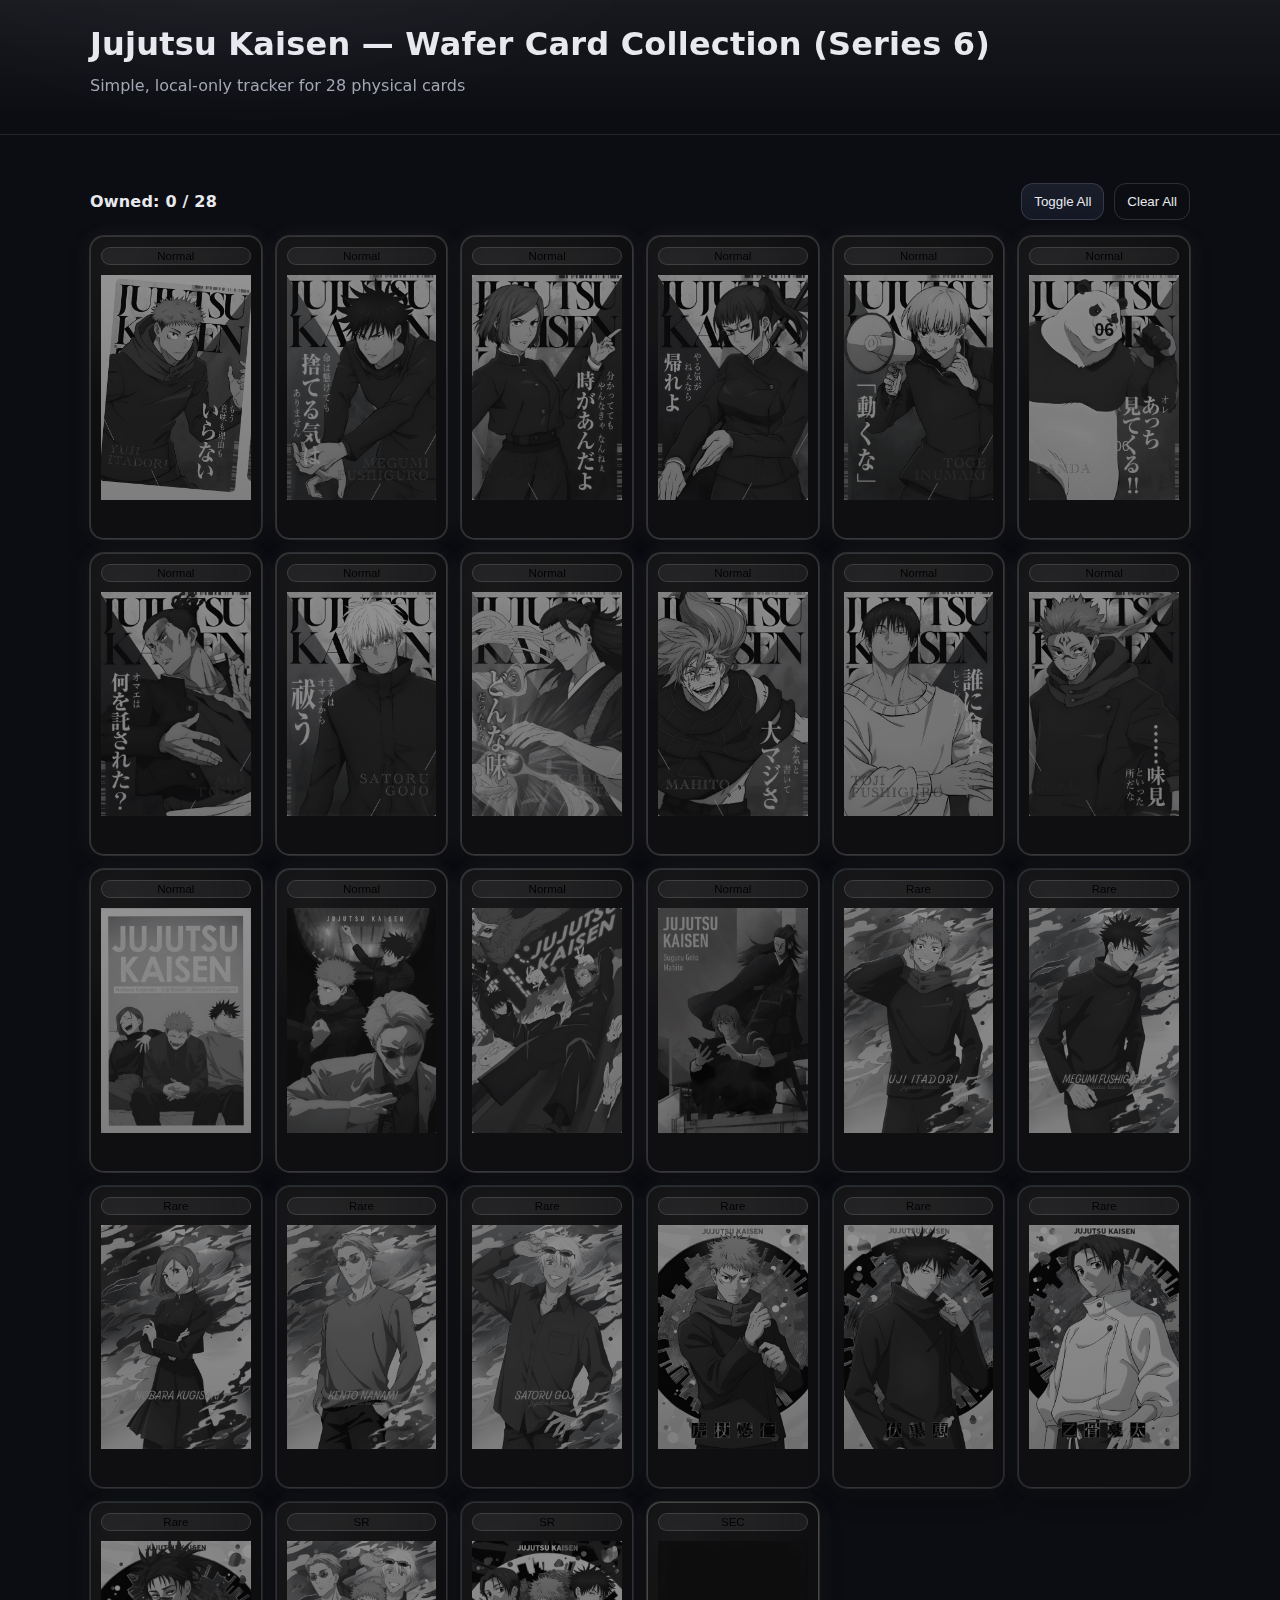
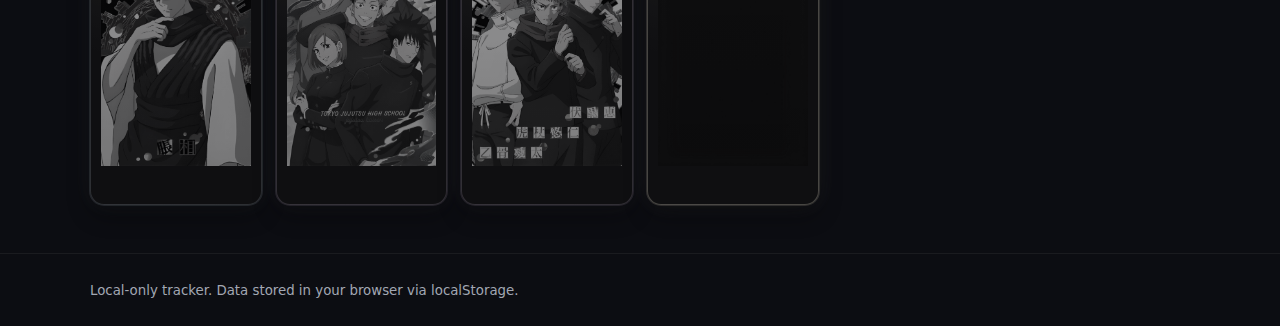
<file: index.html>
<!DOCTYPE html>
<html lang="en">
<head>
  <meta charset="UTF-8" />
  <meta name="viewport" content="width=device-width, initial-scale=1" />
  <title>JJK Wafer Cards S6 — Collection Tracker (28)</title>
  <link rel="stylesheet" href="css/styles.css" />
</head>
<body>
  <header class="site-header">
    <div class="container">
      <h1>Jujutsu Kaisen — Wafer Card Collection (Series 6)</h1>
      <p class="subtitle">Simple, local-only tracker for 28 physical cards</p>
    </div>
  </header>

  <main>
    <section id="collection" class="section collection">
      <div class="container">
        <div class="toolbar">
          <div class="progress" aria-live="polite" id="progressText">Owned: 0 / 28</div>
          <div class="controls">
            <button id="toggleAllBtn" class="btn" type="button">Toggle All</button>
            <button id="clearAllBtn" class="btn btn-ghost" type="button">Clear All</button>
          </div>
        </div>

        <!-- Grid of cards (loaded dynamically) -->
        <div class="grid" id="cardGrid" aria-label="Card Collection">
          <p class="loading">Loading cards...</p>
        </div>

      </div>
    </section>
  </main>

  <footer class="site-footer">
    <div class="container">
      <small>Local-only tracker. Data stored in your browser via localStorage.</small>
    </div>
  </footer>

  <script>
    // Load cards from external file
    fetch('cards.html')
      .then(response => response.text())
      .then(html => {
        document.getElementById('cardGrid').innerHTML = html;
        // Wait for cards to load, then activate script.js logic
        const script = document.createElement('script');
        script.src = 'js/script.js';
        document.body.appendChild(script);
      })
      .catch(() => {
        document.getElementById('cardGrid').innerHTML = '<p class="error">Failed to load cards.</p>';
      });
  </script>
</body>
</html>
</file>
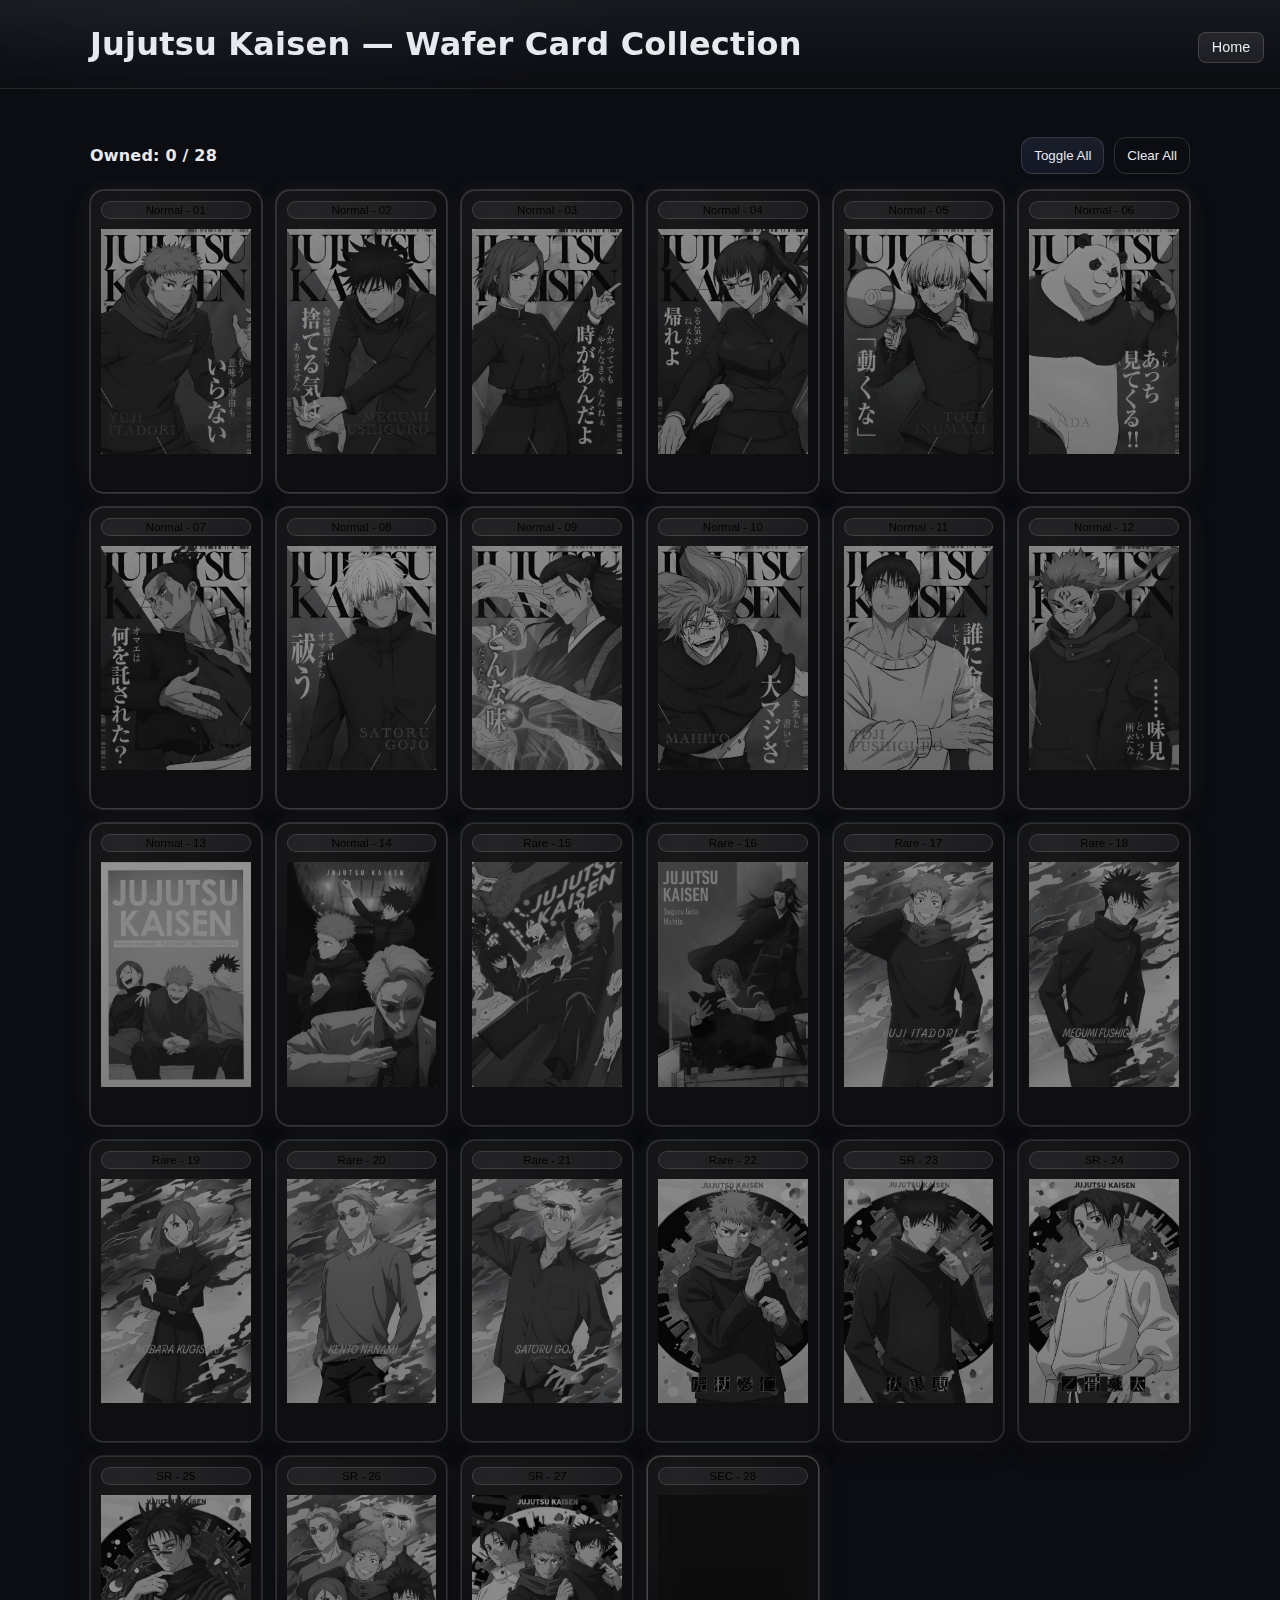
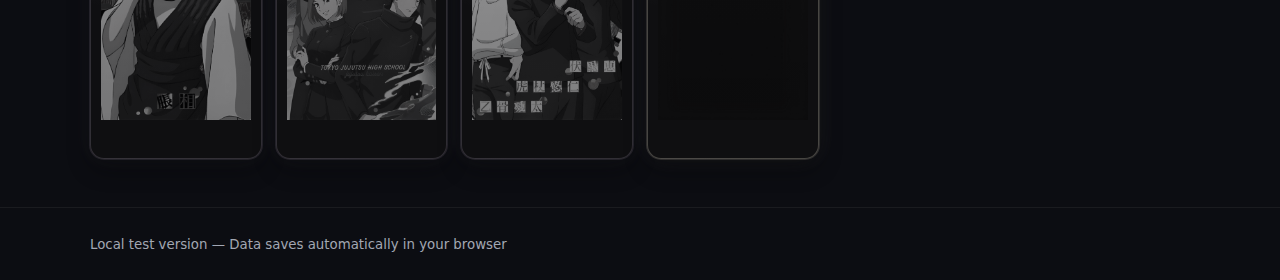
<file: html/collection.html>
<!-- index.html -->
<!DOCTYPE html>
<html lang="en">
<head>
  <meta charset="UTF-8" />
  <meta name="viewport" content="width=device-width, initial-scale=1" />
  <title>JJK Wafer Cards</title>
  <link rel="stylesheet" href="../css/styles.css" />
</head>
<body>
  <header class="site-header">
    <div class="container">
      <h1>Jujutsu Kaisen — Wafer Card Collection</h1>
      <!-- <p class="subtitle">Quick local preview with 6 sample cards</p> -->
    </div>
    <!-- Back to Home button -->
    <!-- <a href="index.html" class="back-btn" id="backBtn" title="Return to Home">← Home</a> -->
    <button class="back-btn" id="backBtn">Home</button>
  </header>




<main>
  <section id="collection" class="section collection">
    <div class="container">
      <div class="toolbar">
        <div class="progress" id="progressText">Owned: 0 / 28</div>
        <div class="controls">
          <button id="toggleAllBtn" class="btn" type="button">Toggle All</button>
          <button id="clearAllBtn" class="btn btn-ghost" type="button">Clear All</button>
        </div>
      </div>

      <div class="grid" id="cardGrid">
        <!-- Normal (1–14) -->
        <button class="card rarity-normal" data-id="1" data-rarity="normal">
          <span class="rarity-chip">Normal - 01</span>
          <span class="card-face">
            <img class="card-img" src="../images/01.jpg" alt="Card 01 — Normal">
          </span><span class="owned-badge">Owned</span>
        </button>

        <button class="card rarity-normal" data-id="2" data-rarity="normal">
          <span class="rarity-chip">Normal - 02</span>
          <span class="card-face">
            <img class="card-img" src="../images/02.jpg" alt="Card 02 — Normal">
          </span><span class="owned-badge">Owned</span>
        </button>

        <button class="card rarity-normal" data-id="3" data-rarity="normal">
          <span class="rarity-chip">Normal - 03</span>
          <span class="card-face">
            <img class="card-img" src="../images/03.jpg" alt="Card 03 — Normal">
          </span><span class="owned-badge">Owned</span>
        </button>

        <button class="card rarity-normal" data-id="4" data-rarity="normal">
          <span class="rarity-chip">Normal - 04</span>
          <span class="card-face">
            <img class="card-img" src="../images/04.jpg" alt="Card 04 — Normal">
          </span><span class="owned-badge">Owned</span>
        </button>

        <button class="card rarity-normal" data-id="5" data-rarity="normal">
          <span class="rarity-chip">Normal - 05</span>
          <span class="card-face">
            <img class="card-img" src="../images/05.jpg" alt="Card 05 — Normal">
          </span><span class="owned-badge">Owned</span>
        </button>

        <button class="card rarity-normal" data-id="6" data-rarity="normal">
          <span class="rarity-chip">Normal - 06</span>
          <span class="card-face">
            <img class="card-img" src="../images/06.jpg" alt="Card 06 — Normal">
          </span><span class="owned-badge">Owned</span>
        </button>

        <button class="card rarity-normal" data-id="7" data-rarity="normal">
          <span class="rarity-chip">Normal - 07</span>
          <span class="card-face">
            <img class="card-img" src="../images/07.jpg" alt="Card 07 — Normal">
          </span><span class="owned-badge">Owned</span>
        </button>

        <button class="card rarity-normal" data-id="8" data-rarity="normal">
          <span class="rarity-chip">Normal - 08</span>
          <span class="card-face">
            <img class="card-img" src="../images/08.jpg" alt="Card 08 — Normal">
          </span><span class="owned-badge">Owned</span>
        </button>

        <button class="card rarity-normal" data-id="9" data-rarity="normal">
          <span class="rarity-chip">Normal - 09</span>
          <span class="card-face">
            <img class="card-img" src="../images/09.jpg" alt="Card 09 — Normal">
          </span><span class="owned-badge">Owned</span>
        </button>

        <button class="card rarity-normal" data-id="10" data-rarity="normal">
          <span class="rarity-chip">Normal - 10</span>
          <span class="card-face">
            <img class="card-img" src="../images/10.jpg" alt="Card 10 — Normal">
          </span><span class="owned-badge">Owned</span>
        </button>

        <button class="card rarity-normal" data-id="11" data-rarity="normal">
          <span class="rarity-chip">Normal - 11</span>
          <span class="card-face">
            <img class="card-img" src="../images/11.jpg" alt="Card 11 — Normal">
          </span><span class="owned-badge">Owned</span>
        </button>

        <button class="card rarity-normal" data-id="12" data-rarity="normal">
          <span class="rarity-chip">Normal - 12</span>
          <span class="card-face">
            <img class="card-img" src="../images/12.jpg" alt="Card 12 — Normal">
          </span><span class="owned-badge">Owned</span>
        </button>

        <button class="card rarity-normal" data-id="13" data-rarity="normal">
          <span class="rarity-chip">Normal - 13</span>
          <span class="card-face">
            <img class="card-img" src="../images/13.jpg" alt="Card 13 — Normal">
          </span><span class="owned-badge">Owned</span>
        </button>

        <button class="card rarity-normal" data-id="14" data-rarity="normal">
          <span class="rarity-chip">Normal - 14</span>
          <span class="card-face">
            <img class="card-img" src="../images/14.jpg" alt="Card 14 — Normal">
          </span><span class="owned-badge">Owned</span>
        </button>

        <!-- Rare (15–22) -->
        <button class="card rarity-rare" data-id="15" data-rarity="rare">
          <span class="rarity-chip">Rare - 15</span>
          <span class="card-face">
            <img class="card-img" src="../images/15.jpg" alt="Card 15 — Rare">
          </span><span class="owned-badge">Owned</span>
        </button>

        <button class="card rarity-rare" data-id="16" data-rarity="rare">
          <span class="rarity-chip">Rare - 16</span>
          <span class="card-face">
            <img class="card-img" src="../images/16.jpg" alt="Card 16 — Rare">
          </span><span class="owned-badge">Owned</span>
        </button>

        <button class="card rarity-rare" data-id="17" data-rarity="rare">
          <span class="rarity-chip">Rare - 17</span>
          <span class="card-face">
            <img class="card-img" src="../images/17.jpg" alt="Card 17 — Rare">
          </span><span class="owned-badge">Owned</span>
        </button>

        <button class="card rarity-rare" data-id="18" data-rarity="rare">
          <span class="rarity-chip">Rare - 18</span>
          <span class="card-face">
            <img class="card-img" src="../images/18.jpg" alt="Card 18 — Rare">
          </span><span class="owned-badge">Owned</span>
        </button>

        <button class="card rarity-rare" data-id="19" data-rarity="rare">
          <span class="rarity-chip">Rare - 19</span>
          <span class="card-face">
            <img class="card-img" src="../images/19.jpg" alt="Card 19 — Rare">
          </span><span class="owned-badge">Owned</span>
        </button>

        <button class="card rarity-rare" data-id="20" data-rarity="rare">
          <span class="rarity-chip">Rare - 20</span>
          <span class="card-face">
            <img class="card-img" src="../images/20.jpg" alt="Card 20 — Rare">
          </span><span class="owned-badge">Owned</span>
        </button>

        <button class="card rarity-rare" data-id="21" data-rarity="rare">
          <span class="rarity-chip">Rare - 21</span>
          <span class="card-face">
            <img class="card-img" src="../images/21.jpg" alt="Card 21 — Rare">
          </span><span class="owned-badge">Owned</span>
        </button>

        <button class="card rarity-rare" data-id="22" data-rarity="rare">
          <span class="rarity-chip">Rare - 22</span>
          <span class="card-face">
            <img class="card-img" src="../images/22.jpg" alt="Card 22 — Rare">
          </span><span class="owned-badge">Owned</span>
        </button>

        <!-- SR (23–26) -->
        <button class="card rarity-sr" data-id="23" data-rarity="sr">
          <span class="rarity-chip">SR - 23</span>
          <span class="card-face">
            <img class="card-img" src="../images/23.jpg" alt="Card 23 — SR">
          </span><span class="owned-badge">Owned</span>
        </button>

        <button class="card rarity-sr" data-id="24" data-rarity="sr">
          <span class="rarity-chip">SR - 24</span>
          <span class="card-face">
            <img class="card-img" src="../images/24.jpg" alt="Card 24 — SR">
          </span><span class="owned-badge">Owned</span>
        </button>

        <button class="card rarity-sr" data-id="25" data-rarity="sr">
          <span class="rarity-chip">SR - 25</span>
          <span class="card-face">
            <img class="card-img" src="../images/25.jpg" alt="Card 25 — SR">
          </span><span class="owned-badge">Owned</span>
        </button>

        <button class="card rarity-sr" data-id="26" data-rarity="sr">
          <span class="rarity-chip">SR - 26</span>
          <span class="card-face">
            <img class="card-img" src="../images/26.jpg" alt="Card 26 — SR">
          </span><span class="owned-badge">Owned</span>
        </button>

        <button class="card rarity-sr" data-id="27" data-rarity="sr">
          <span class="rarity-chip">SR - 27</span>
          <span class="card-face">
            <img class="card-img" src="../images/27.jpg" alt="Card 27 — SR">
          </span><span class="owned-badge">Owned</span>
        </button>

        <!-- SEC (27–28) -->
        
        <button class="card rarity-sec" data-id="28" data-rarity="sec">
          <span class="rarity-chip">SEC - 28</span>
          <span class="card-face">
            <img class="card-img" src="../images/28.jpg" alt="Card 28 — SEC">
          </span><span class="owned-badge">Owned</span>
        </button>
      </div>
    </div>
  </section>
</main>


  <footer class="site-footer">
    <div class="container">
      <small>Local test version — Data saves automatically in your browser</small>
    </div>
  </footer>

  <script src="../js/script.js"></script>
  <script src="../js/nav.js"></script>
</body>
</html>
</file>
<file: css/styles.css>
/* ==============================
   Jujutsu Kaisen Wafer Cards — Styles
   ============================== */
:root {
  --bg: #0c0d12;
  --bg-elev: #12131a;
  --text: #e7e9ee;
  --muted: #a2a7b3;
  --accent: #7aa2ff; /* focus/hover accent */
  --shadow: 0 10px 24px rgba(0,0,0,.45);

  /* Rarity hues */
  --normal: #c9cbd3;        /* silver/gray */
  --rare: #69a7ff;          /* blue */
  --sr: #c878ff;            /* purple/pink */
  --sec: #f5c85a;           /* gold */
}

* { box-sizing: border-box; }
html { scroll-behavior: smooth; }

body {
  margin: 0;
  font-family: system-ui, -apple-system, Segoe UI, Roboto, Inter, Helvetica, Arial, sans-serif;
  color: var(--text);
  background: radial-gradient(1200px 800px at 20% -10%, #1a1c26 0%, var(--bg) 40%, var(--bg) 100%);
  line-height: 1.5;
}

.container { width: min(1100px, 92vw); margin-inline: auto; }

/* ===== Header ===== */
.site-header {
  background: linear-gradient(180deg, rgba(255,255,255,0.05), rgba(255,255,255,0));
  border-bottom: 1px solid rgba(255,255,255,0.06);
  position: sticky; top: 0; z-index: 50;
  backdrop-filter: blur(8px);
}
.site-header .container { padding: 20px 0; }
h1 { margin: 0; font-size: clamp(1.25rem, 2vw + 1rem, 2rem); letter-spacing: .2px; }
.subtitle { color: var(--muted); margin-top: 6px; }

.section { padding: clamp(28px, 4vw, 48px) 0; }

/* ===== CTA Button ===== */
.home .cta {
  display: inline-block;
  margin-top: 16px;
  background: linear-gradient(180deg, #22273a, #171a27);
  color: var(--text);
  border: 1px solid rgba(255,255,255,.12);
  padding: 10px 14px;
  border-radius: 12px;
  text-decoration: none;
  box-shadow: var(--shadow);
  transition: transform .12s ease, box-shadow .12s ease, border-color .12s ease;
}
.home .cta:hover {
  transform: translateY(-1px);
  border-color: rgba(122,162,255,.5);
}

/* ===== Toolbar ===== */
.collection .toolbar {
  display: flex;
  gap: 12px;
  align-items: center;
  justify-content: space-between;
  margin-bottom: 16px;
}
.progress { font-weight: 600; letter-spacing: .2px; }

.controls { display: flex; gap: 10px; }

.btn {
  background: linear-gradient(180deg, #1a1d2a, #141724);
  color: var(--text);
  border: 1px solid rgba(255,255,255,.14);
  padding: 10px 12px;
  border-radius: 12px;
  cursor: pointer;
  transition: transform .12s ease, border-color .12s ease, box-shadow .12s ease;
}
.btn:hover { transform: translateY(-1px); border-color: rgba(122,162,255,.55); }
.btn:focus-visible { outline: 2px solid var(--accent); outline-offset: 2px; }
.btn-ghost { background: transparent; }

/* ===== Grid ===== */
.grid {
  display: grid;
  grid-template-columns: repeat(2, 1fr);
  gap: 12px;
}
@media (min-width: 480px) { .grid { grid-template-columns: repeat(3, 1fr); } }
@media (min-width: 740px) { .grid { grid-template-columns: repeat(4, 1fr); gap: 14px; } }
@media (min-width: 980px) { .grid { grid-template-columns: repeat(6, 1fr); } }

/* ===== Card (button) ===== */

/* Card as a 3-row layout: header / media / footer */
.card {
  position: relative;
  border-radius: 14px;
  border: 1px solid rgba(255,255,255,.12);
  background: radial-gradient(180px 180px at 20% 10%, rgba(255,255,255,.05), rgba(255,255,255,.02) 40%, rgba(255,255,255,0) 70%), var(--bg-elev);
  box-shadow: var(--shadow);
  display: grid;
  grid-template-rows: auto 1fr auto;   /* header, media, footer */
  gap: 10px;
  padding: 10px;                       /* outer padding frame */
  cursor: pointer;
  transition: transform .12s ease, box-shadow .12s ease, filter .2s ease, opacity .2s ease;
  isolation: isolate;
  /* aspect-ratio: 3 / 5; */
  min-height: 0;
  object-fit: contain;
}

/* Hover */
.card:hover { transform: translateY(-1px); }

/* Header + Footer rows */
.card-header,
.card-footer {
  display: flex;
  align-items: center;
  justify-content: space-between;
  min-height: 28px;                    /* gives breathing room for tags */
}

/* Rarity pill now sits inside header (not absolute) */
.rarity-chip{
  padding: 2px 8px;
  font-size: .72rem;
  border-radius: 999px;
  background: rgba(255,255,255,.08);
  border: 1px solid rgba(255,255,255,.18);
  backdrop-filter: blur(6px);
}

.card-media {
  aspect-ratio: 2 / 3;  /* the picture window is 2:3 */
  width: 100%;
  position: relative;
  border-radius: 10px;
  overflow: hidden;
  box-shadow: inset 0 0 0 1px rgba(255,255,255,.06);
}

/* The face only holds the image now */
.card-face {
  position: absolute;
  inset: 0;
  position: relative;
  width: 100%;
  height: 100%;
  aspect-ratio: 2/3;
}


.card-face {
  position: relative;
  width: 100%;
  height: 100%;
}

.card-img {
  position: absolute;
  inset: 0;
  width: 100%;
  height: 100%;
  object-fit: cover; /* or contain, if you prefer no cropping */
  object-position: center;
}

/* Image covers the media area */
.card-img {
  position: absolute;
  inset: 0;
  width: 100%;
  height: 100%;
  object-fit: cover;
}

/* Optional subtle overlay to improve readability if you overlay text (we don’t now) */
.card-face::after {
  content: "";
  position: absolute;
  inset: 0;
  background: linear-gradient(to top, rgba(0,0,0,.18), rgba(0,0,0,.05));
  pointer-events: none;
}

/* Footer info */
.card-footer .card-info {
  display: inline-flex;
  align-items: baseline;
  gap: 8px;
}
.card-num { font-size: 0.95rem; font-weight: 700; opacity: .9; }
.card-title { font-size: .88rem; color: var(--muted); }

/* Owned badge sits on the right in the footer */
.owned-badge{
  font-size: .72rem;
  padding: 2px 8px;
  border-radius: 999px;
  background: rgba(122,162,255,.12);
  border: 1px solid rgba(122,162,255,.35);
  color: var(--text);
  opacity: 0;
  transform: translateY(2px);
  transition: opacity .2s ease, transform .2s ease;
}

/* Missing vs Owned states */
.card { filter: grayscale(.85) blur(.2px) brightness(.9); opacity: .82; }
.card.owned { filter: none; opacity: 1;
  box-shadow: 0 0 0 1px rgba(255,255,255,.05), 0 0 22px 6px rgba(122,162,255,.06), var(--shadow);
}
.card:not(.owned) .card-img { filter: grayscale(.9) brightness(.85); opacity: .95; transition: filter .3s ease, opacity .3s ease; }
.card.owned .owned-badge { opacity: 1; transform: translateY(0); }

/* Rarity accents (same as before) */
.rarity-normal{ --ring: var(--normal); border-color: color-mix(in srgb, var(--normal) 28%, transparent); }
.rarity-rare{   --ring: var(--rare);   border-color: color-mix(in srgb, var(--rare) 30%, transparent); }
.rarity-sr{     --ring: var(--sr);     border-color: color-mix(in srgb, var(--sr) 34%, transparent); }
.rarity-sec{    --ring: var(--sec);    border-color: color-mix(in srgb, var(--sec) 40%, transparent); }

.card::after{
  content: "";
  position: absolute; inset: -1px;
  border-radius: 14px; pointer-events: none;
  box-shadow:
    0 0 0 1px color-mix(in srgb, var(--ring) 35%, transparent),
    0 0 22px 0 color-mix(in srgb, var(--ring) 18%, transparent);
  opacity: .65;
}

/* Keep your existing grid, buttons, etc. */


.card .card-face {
  display: grid;
  place-items: center;
  gap: 6px;
  user-select: none;
  position: relative;
  width: 100%;
  height: 100%;
}


/* Text on top of image */
.card-face .card-num,
.card-face .card-title {
  position: relative;
  z-index: 2;
}
.card .card-num {
  font-size: 1.1rem;
  font-weight: 700;
  opacity: .9;
}
.card .card-title {
  font-size: .9rem;
  color: var(--muted);
}


/* ===== Missing vs. Owned ===== */
.card {
  filter: grayscale(.85) blur(.2px) brightness(.9);
  opacity: .82;
}
.card.owned {
  filter: none;
  opacity: 1;
  box-shadow:
    0 0 0 1px rgba(255,255,255,.05),
    0 0 22px 6px rgba(122,162,255,.06),
    var(--shadow);
}
.card.owned .owned-badge {
  opacity: 1;
  transform: translateY(0);
}

/* Apply missing effect to image too */
.card:not(.owned) .card-img {
  filter: grayscale(.9) brightness(.85);
  opacity: .95;
  transition: filter .3s ease, opacity .3s ease;
}

/* ===== Rarity Borders ===== */
.rarity-normal {
  --ring: var(--normal);
  border-color: color-mix(in srgb, var(--normal) 28%, transparent);
}
.rarity-rare {
  --ring: var(--rare);
  border-color: color-mix(in srgb, var(--rare) 30%, transparent);
}
.rarity-sr {
  --ring: var(--sr);
  border-color: color-mix(in srgb, var(--sr) 34%, transparent);
}
.rarity-sec {
  --ring: var(--sec);
  border-color: color-mix(in srgb, var(--sec) 40%, transparent);
}

/* Glow Ring */
.card::after {
  content: "";
  position: absolute;
  inset: -1px;
  border-radius: 14px;
  pointer-events: none;
  box-shadow:
    0 0 0 1px color-mix(in srgb, var(--ring) 35%, transparent),
    0 0 22px 0 color-mix(in srgb, var(--ring) 18%, transparent);
  opacity: .65;
}

/* ===== Focus Ring ===== */
.card:focus-visible {
  outline: 2px solid var(--accent);
  outline-offset: 2px;
}

/* ===== Footer ===== */
.hint {
  color: var(--muted);
  margin-top: 14px;
}
.site-footer {
  padding: 24px 0;
  border-top: 1px solid rgba(255,255,255,.06);
  color: var(--muted);
}

/* Home layout */
.section.home {
  display: flex;
  flex-direction: column;
  justify-content: center;
  align-items: center;
  min-height: 70vh;
  gap: 2rem;
  text-align: center;
}

.home-buttons {
  display: flex;
  flex-direction: column;
  gap: 1rem;
  width: 100%;
  max-width: 260px;
}

/* Buttons */
.btn-main {
  font-size: 1.1rem;
  padding: 0.9rem 1.2rem;
  border-radius: 10px;
  background: linear-gradient(135deg, #5568ff, #889bff);
  color: white;
  border: none;
  cursor: pointer;
  transition: transform 0.15s ease, opacity 0.2s ease;
}

.btn-main:hover { transform: translateY(-2px); }

.btn-disabled {
  background: rgba(255,255,255,0.08);
  border: 1px solid rgba(255,255,255,0.15);
  color: rgba(255,255,255,0.5);
  cursor: not-allowed;
}

.settings-area {
  margin-top: 3rem;
}

.btn-small {
  font-size: 0.85rem;
  padding: 0.5rem 0.8rem;
  border-radius: 8px;
}

/* Back to Home button */
.back-btn {
  position: absolute;
  top: 2rem;
  right: 1rem; /* change to right: 1rem; if you prefer top-right */
  background: rgba(255,255,255,0.05);
  border: 1px solid rgba(255,255,255,0.15);
  color: var(--text, #fff);
  padding: 0.4rem 0.8rem;
  border-radius: 8px;
  font-size: 0.9rem;
  text-decoration: none;
  backdrop-filter: blur(6px);
  z-index: 1000;
  transition: background 0.2s ease, transform 0.1s ease;
}

.back-btn:hover {
  background: rgba(255,255,255,0.12);
  transform: translateY(-1px);
}


@media (max-width: 600px) {
    .back-btn {
        top: 4rem;
    }
}
</file>
